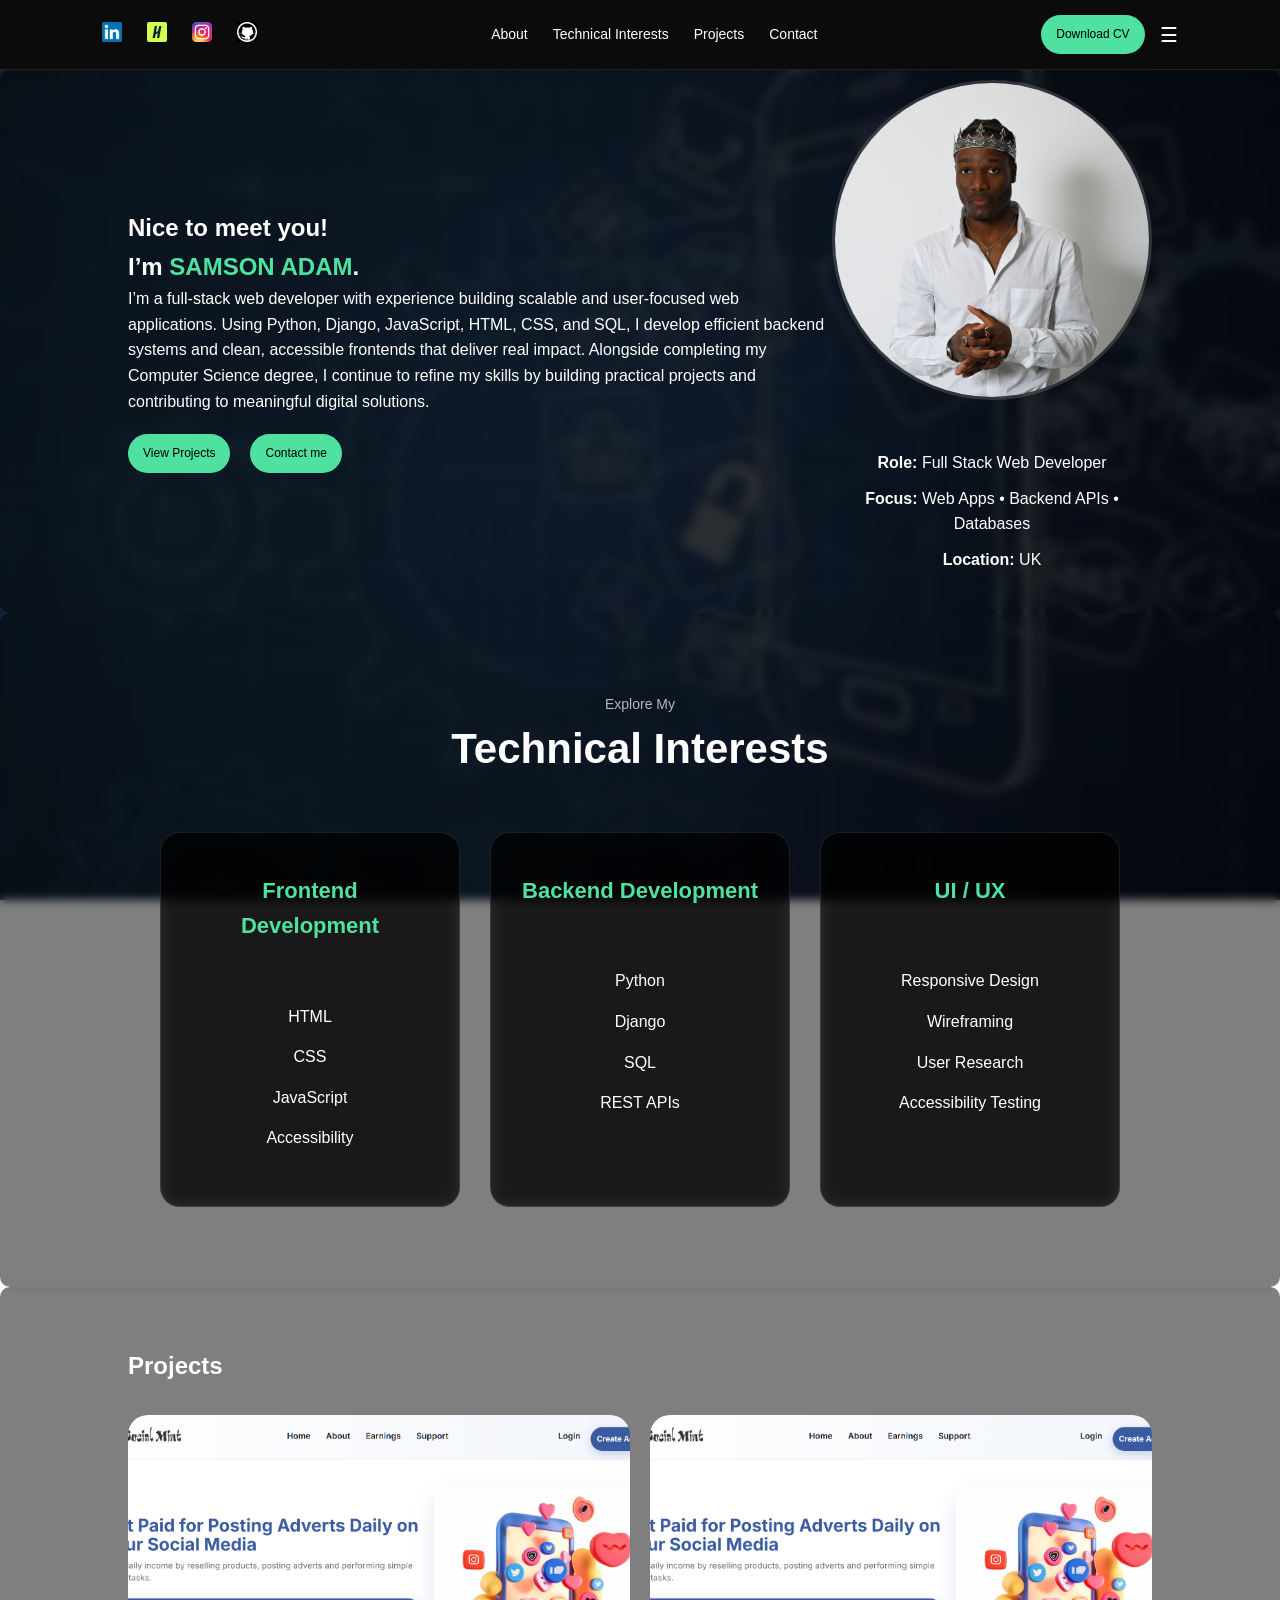
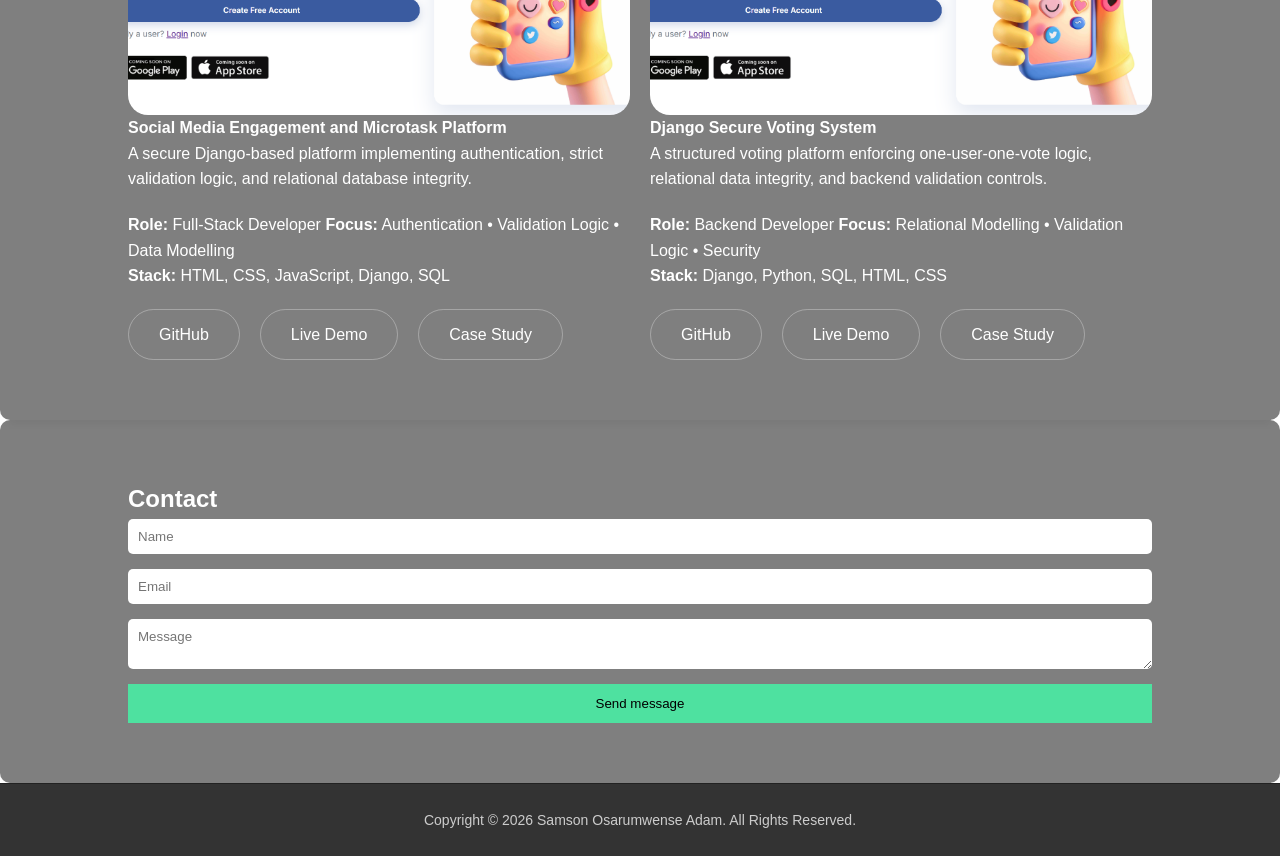
<file: index.html>
<!DOCTYPE html>
<html lang="en">
<head>
  <meta charset="UTF-8" />
  <meta name="viewport" content="width=device-width, initial-scale=1.0"/>
  <title>SAMSON OSARUMWENSE ADAM | Portfolio</title>
  <link rel="stylesheet" href="style.css" />
</head>

<body>

<header class="navbar">
  <div class="nav-left">
    <a href="https://www.linkedin.com/in/samson-adam-41969b33a/" target="_blank">
      <img src="img/LinkedIn.png" alt="LinkedIn profile">
      </a>
    <a href="https://herts.joinhandshake.co.uk/profiles/947651" target="_blank">
      <img src="img/handshake.svg" alt="Handshake profile">
      </a>
    <a href="https://www.instagram.com/elkingsman.xx?igsh=aGJnajRzOTYybTNi&utm_source=qr" target="_blank">
      <img src="img/Instagram.png" alt="Instagram profile">
      </a>
   <a href="https://github.com/Sa22akr" target="_blank">
      <img src="img/github.png" alt="github profile">
      </a>
  </div>

  <nav class="nav">
    <a href="#about">About</a>
    <a href="#TechI">Technical Interests</a>
    <a href="#projects" >Projects</a>
    <a href="#contact">Contact</a>
  </nav>

  <div class="nav-right">
    <a href="Samson Adam CV.pdf" download class="cta">Download CV</a>

    <!-- mobile button -->
    <div class="menu-btn">☰</div>
  </div>
</header>

  <!-- HERO -->
  <section id="about" class="hero">
    <div class="hero-text">
      <h1>Nice to meet you! <br> 
        
        I’m <span>SAMSON ADAM</span>.</h1>
      <p>I’m a full-stack web developer with experience building scalable 
        and user-focused web applications. Using Python, Django, JavaScript, 
        HTML, CSS, and SQL, I develop efficient backend systems and clean, 
        accessible frontends that deliver real impact.

        Alongside completing my Computer Science degree, I continue to refine 
        my skills by building practical projects and contributing to meaningful digital solutions.</p>
      
      <div class="hero-buttons">
       <a href="#projects" class="cta">View Projects</a>
        <a href="#contact" class="cta">Contact me</a>
      </div>

    </div>


    <div class="hero-right">
  <img src="img/profile.JPG" alt="Portrait of HUNCHO EL KINGSMAN" class="profile-img">

  <div class="info-card">
    <p><strong>Role:</strong> Full Stack Web Developer</p>
    <p><strong>Focus:</strong> Web Apps • Backend APIs • Databases</p>
    <p><strong>Location:</strong> UK</p>
  </div>
</div>

  </section>

 <!-- Technical Interest -->
  <section id="TechI" class="experience">
  <p class="section-subtitle">Explore My</p>
  <h2 class="section-title">Technical Interests</h2>

  <div class="experience-container">

    <div class="experience-card">
      <h3>Frontend Development</h3>
      <ul>
        <li>HTML</li>
        <li>CSS</li>
        <li>JavaScript</li>
        <li>Accessibility</li>
      </ul>
    </div>

    <div class="experience-card">
      <h3>Backend Development</h3>
      <ul>
        <li>Python</li>
        <li>Django</li>
        <li>SQL</li>
        <li>REST APIs</li>
      </ul>
    </div>

    <div class="experience-card">
      <h3>UI / UX</h3>
      <ul>
        <li>Responsive Design</li>
        <li>Wireframing</li>
        <li>User Research</li>
        <li>Accessibility Testing</li>
      </ul>
    </div>

  </div>
</section>

  <!-- PROJECTS -->
  <section id="projects" class="projects">
    <h2>Projects</h2>

    <div class="project-grid">

      <div class="card">
        <div class="hero-slider">
         <img src="img/slide1.png" class="slide active">
         <img src="img/slide2.png" class="slide">
          <img src="img/slide3.png" class="slide">
          <img src="img/slide4.png" class="slide">
          <img src="img/slide5.png" class="slide">
          </div>
        <h4>Social Media Engagement and Microtask Platform</h4>

<p class="project-summary">
  A secure Django-based platform implementing authentication, 
  strict validation logic, and relational database integrity.
</p>

<div class="project-meta">
  <span><strong>Role:</strong> Full-Stack Developer</span>
  <span><strong>Focus:</strong> Authentication • Validation Logic • Data Modelling</span>
</div>

<p class="tech-stack">
  <strong>Stack:</strong> HTML, CSS, JavaScript, Django, SQL
</p>

        <div class="project-links">
    <a href="https://github.com/Sa22akr/SocialMint-Website" class="project-btn">GitHub</a>
    <a href="https://socialmint.cc" class="project-btn">Live Demo</a>
    <a href="projects/microtask.html" class="project-btn">Case Study</a>
  </div>
   </div>

      <div class="card">
  <div class="hero-slider">
    <img src="img/slide1.png" class="slide active" alt="Secure Voting screenshot">
    <img src="img/slide2.png" class="slide" alt="Secure Voting screenshot">
    <img src="img/slide3.png" class="slide" alt="Secure Voting screenshot">
    <img src="img/slide4.png" class="slide" alt="Secure Voting screenshot">
    <img src="img/slide5.png" class="slide" alt="Secure Voting screenshot">
  </div>

  <h4>Django Secure Voting System</h4>

  <p class="project-summary">
    A structured voting platform enforcing one-user-one-vote logic,
    relational data integrity, and backend validation controls.
  </p>

  <div class="project-meta">
    <span><strong>Role:</strong> Backend Developer</span>
    <span><strong>Focus:</strong> Relational Modelling • Validation Logic • Security</span>
  </div>

  <p class="tech-stack">
    <strong>Stack:</strong> Django, Python, SQL, HTML, CSS
  </p>

  <div class="project-links">
    <a href="https://github.com/Sa22akr/Djanjo-voting-system" class="project-btn">GitHub</a>
    <a href="#" class="project-btn">Live Demo</a>
    <a href="projects/secure-voting.html" class="project-btn">Case Study</a>
  </div>
</div>



      </div>
    </div>
  </section>

  <!-- CONTACT -->
  <section id="contact" class="contact">
    <h2>Contact</h2>
    <form class="contact-form"
      action="https://formspree.io/f/xojnpynz"
      method="POST">
      <input type="text" name="name" placeholder="Name" required>
      <input type="email" name="email" placeholder="Email" required>
      <textarea name="message" placeholder="Message" required></textarea>
      <button type="submit">Send message</button>
    </form>
  </section>

  <footer class="footer">
  <p>Copyright © <span id="year"></span> Samson Osarumwense Adam. All Rights Reserved.</p>
</footer>

  <script src="script.js"></script>
</body>
</html>
</file>
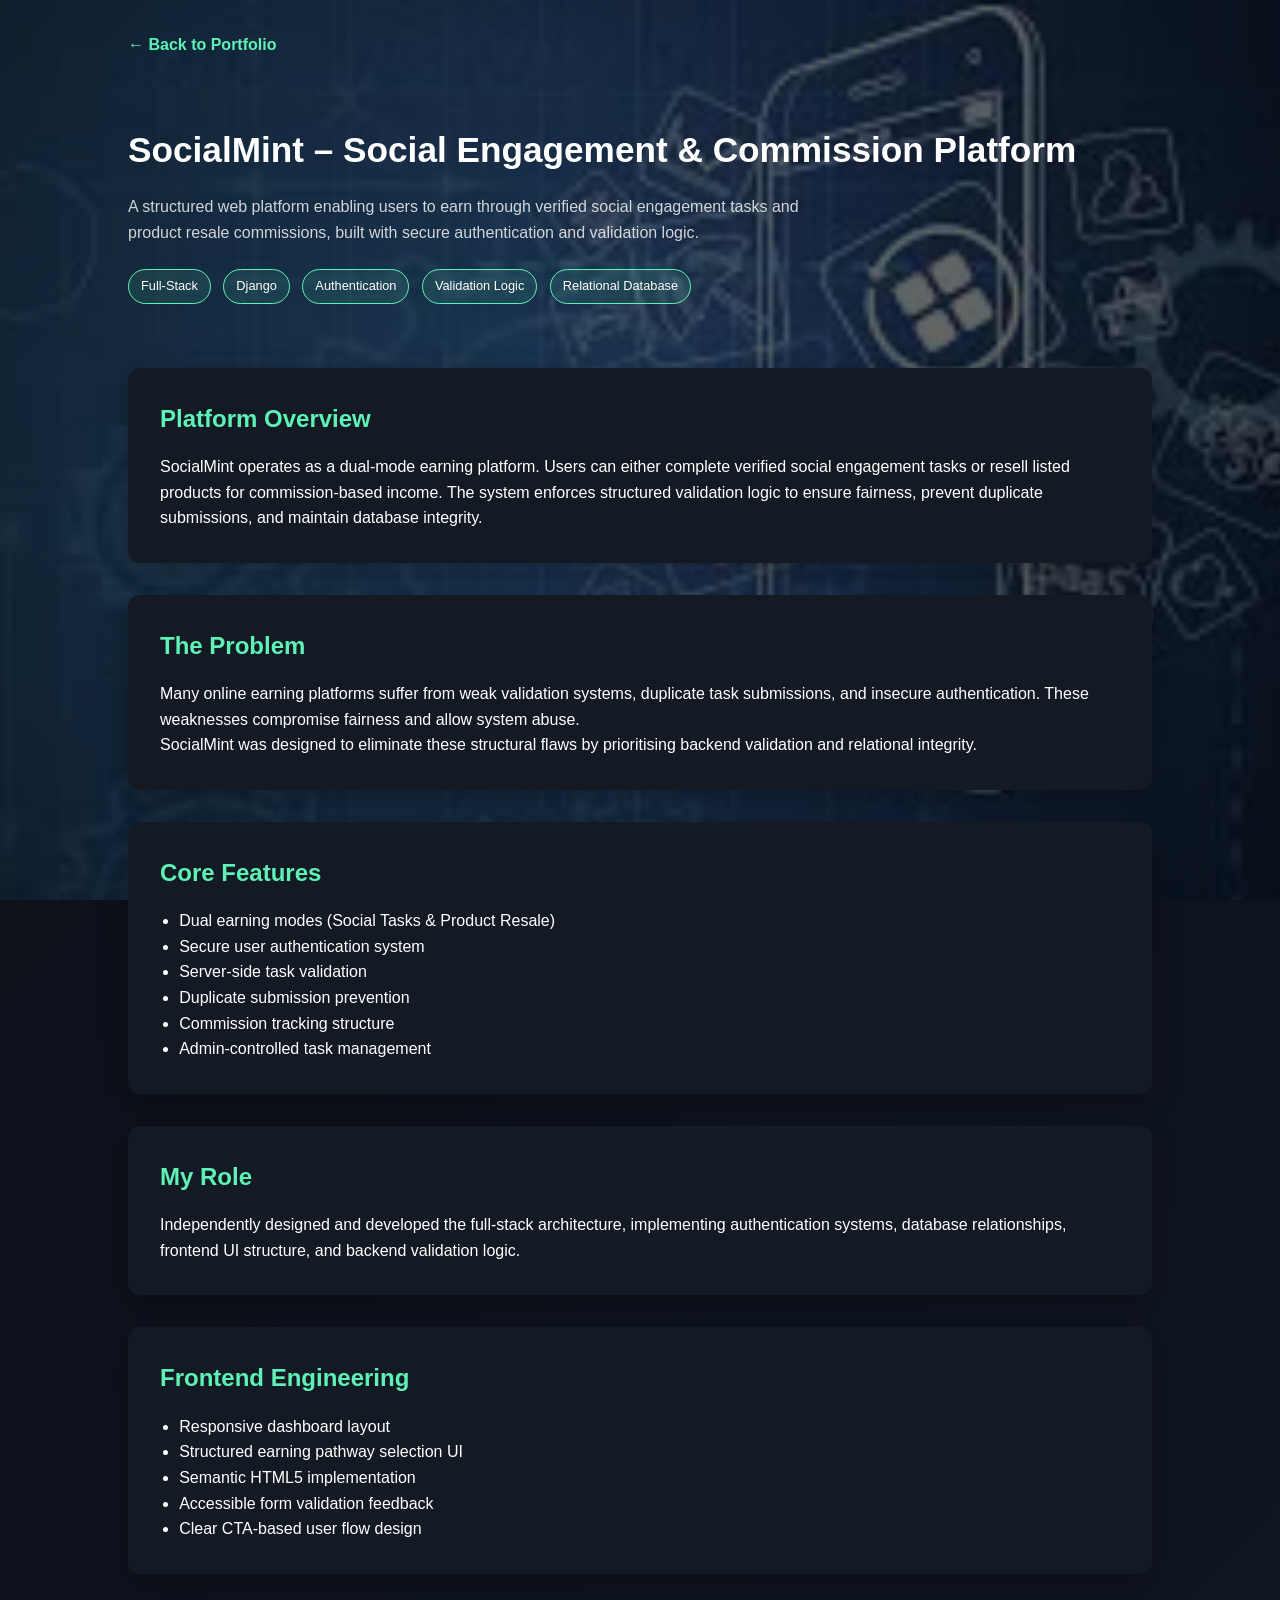
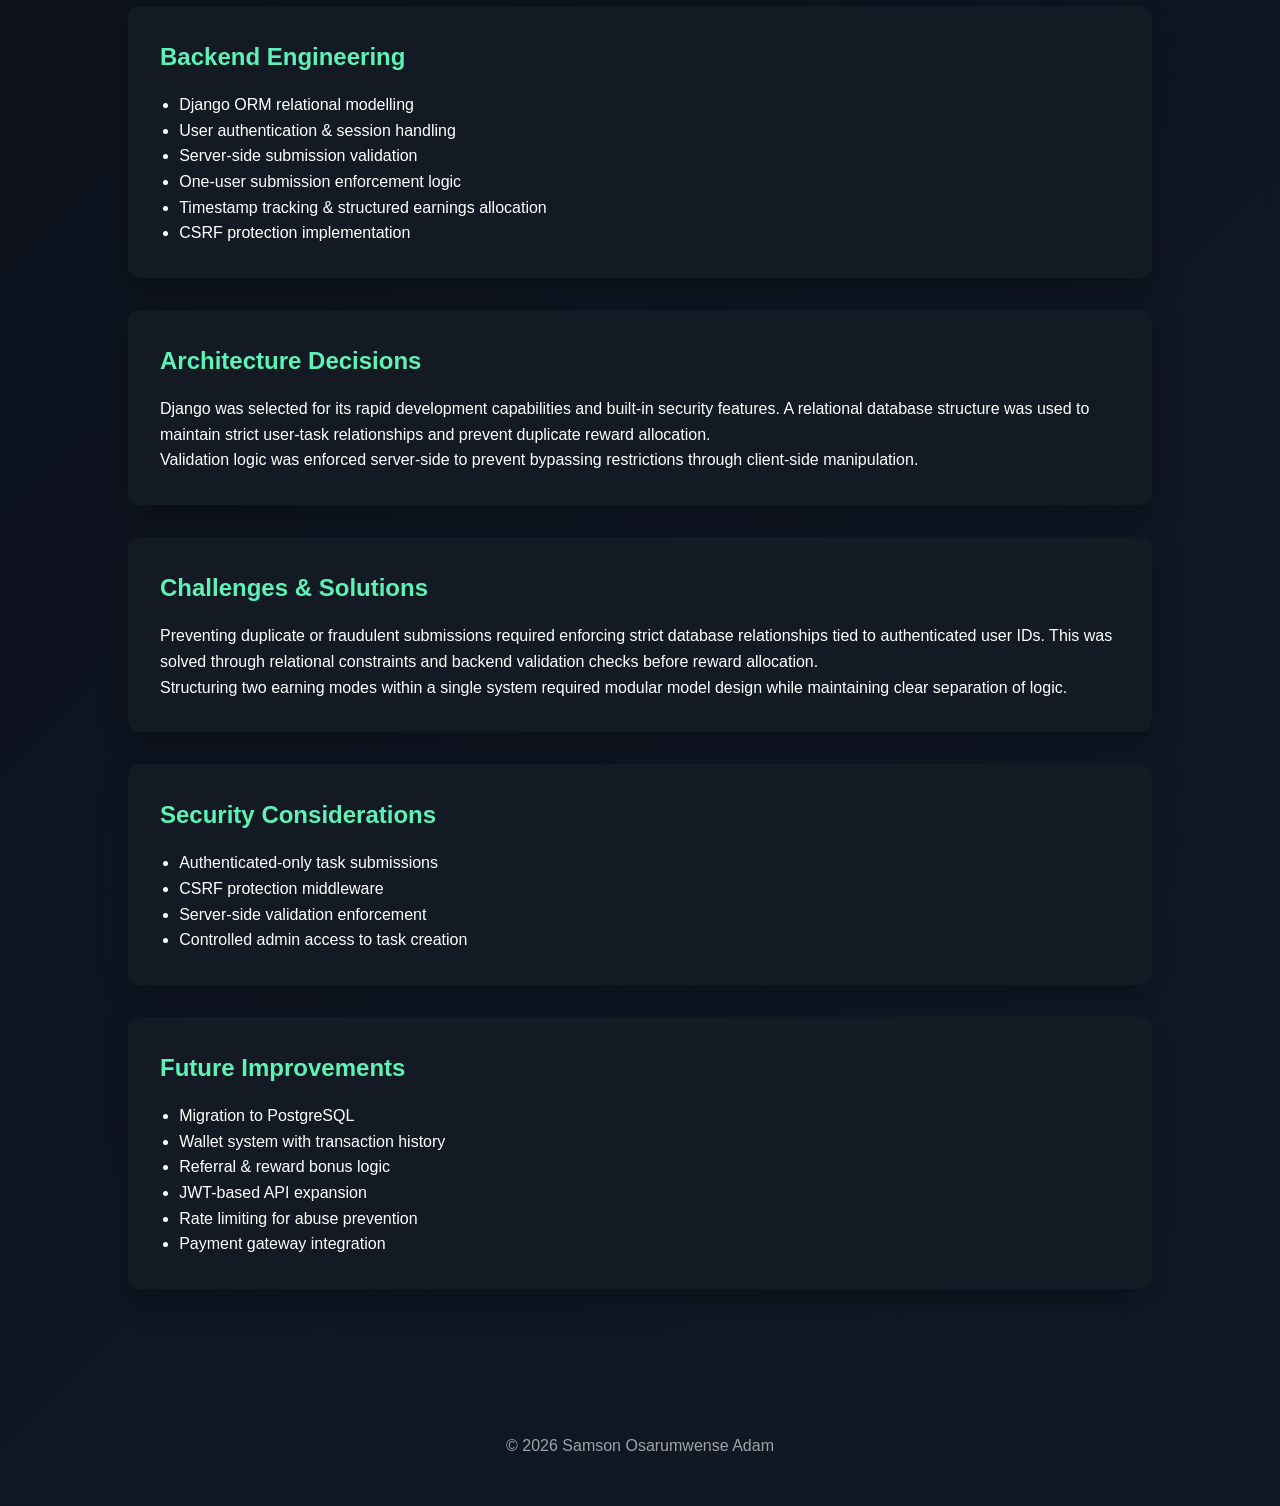
<file: projects/microtask.html>
<!DOCTYPE html>
<html lang="en">
<head>
  <meta charset="UTF-8">
  <meta name="viewport" content="width=device-width, initial-scale=1.0">
  <title>SocialMint | Case Study</title>
  <link rel="stylesheet" href="../style.css">
</head>

<body class="case-body">

<header class="case-header">
  <a href="../index.html" class="back-link">← Back to Portfolio</a>
</header>

<!-- HERO -->
<section class="case-hero">
  <h1>SocialMint – Social Engagement & Commission Platform</h1>
  <p class="case-tagline">
    A structured web platform enabling users to earn through verified social
    engagement tasks and product resale commissions, built with secure
    authentication and validation logic.
  </p>

  <div class="case-badges">
    <span>Full-Stack</span>
    <span>Django</span>
    <span>Authentication</span>
    <span>Validation Logic</span>
    <span>Relational Database</span>
  </div>
</section>

<div class="case-container">

  <!-- OVERVIEW -->
  <section class="case-card">
    <h2>Platform Overview</h2>
    <p>
      SocialMint operates as a dual-mode earning platform. Users can either
      complete verified social engagement tasks or resell listed products
      for commission-based income. The system enforces structured validation
      logic to ensure fairness, prevent duplicate submissions, and maintain
      database integrity.
    </p>
  </section>

  <!-- PROBLEM -->
  <section class="case-card">
    <h2>The Problem</h2>
    <p>
      Many online earning platforms suffer from weak validation systems,
      duplicate task submissions, and insecure authentication. These
      weaknesses compromise fairness and allow system abuse.
    </p>
    <p>
      SocialMint was designed to eliminate these structural flaws by
      prioritising backend validation and relational integrity.
    </p>
  </section>

  <!-- CORE FEATURES -->
  <section class="case-card">
    <h2>Core Features</h2>
    <ul>
      <li>Dual earning modes (Social Tasks & Product Resale)</li>
      <li>Secure user authentication system</li>
      <li>Server-side task validation</li>
      <li>Duplicate submission prevention</li>
      <li>Commission tracking structure</li>
      <li>Admin-controlled task management</li>
    </ul>
  </section>

  <!-- ROLE -->
  <section class="case-card">
    <h2>My Role</h2>
    <p>
      Independently designed and developed the full-stack architecture,
      implementing authentication systems, database relationships,
      frontend UI structure, and backend validation logic.
    </p>
  </section>

  <!-- FRONTEND -->
  <section class="case-card">
    <h2>Frontend Engineering</h2>
    <ul>
      <li>Responsive dashboard layout</li>
      <li>Structured earning pathway selection UI</li>
      <li>Semantic HTML5 implementation</li>
      <li>Accessible form validation feedback</li>
      <li>Clear CTA-based user flow design</li>
    </ul>
  </section>

  <!-- BACKEND -->
  <section class="case-card">
    <h2>Backend Engineering</h2>
    <ul>
      <li>Django ORM relational modelling</li>
      <li>User authentication & session handling</li>
      <li>Server-side submission validation</li>
      <li>One-user submission enforcement logic</li>
      <li>Timestamp tracking & structured earnings allocation</li>
      <li>CSRF protection implementation</li>
    </ul>
  </section>

  <!-- ARCHITECTURE -->
  <section class="case-card">
    <h2>Architecture Decisions</h2>
    <p>
      Django was selected for its rapid development capabilities and
      built-in security features. A relational database structure was used
      to maintain strict user-task relationships and prevent duplicate
      reward allocation.
    </p>
    <p>
      Validation logic was enforced server-side to prevent bypassing
      restrictions through client-side manipulation.
    </p>
  </section>

  <!-- CHALLENGES -->
  <section class="case-card">
    <h2>Challenges & Solutions</h2>
    <p>
      Preventing duplicate or fraudulent submissions required enforcing
      strict database relationships tied to authenticated user IDs.
      This was solved through relational constraints and backend validation
      checks before reward allocation.
    </p>
    <p>
      Structuring two earning modes within a single system required
      modular model design while maintaining clear separation of logic.
    </p>
  </section>

  <!-- SECURITY -->
  <section class="case-card">
    <h2>Security Considerations</h2>
    <ul>
      <li>Authenticated-only task submissions</li>
      <li>CSRF protection middleware</li>
      <li>Server-side validation enforcement</li>
      <li>Controlled admin access to task creation</li>
    </ul>
  </section>

  <!-- FUTURE -->
  <section class="case-card">
    <h2>Future Improvements</h2>
    <ul>
      <li>Migration to PostgreSQL</li>
      <li>Wallet system with transaction history</li>
      <li>Referral & reward bonus logic</li>
      <li>JWT-based API expansion</li>
      <li>Rate limiting for abuse prevention</li>
      <li>Payment gateway integration</li>
    </ul>
  </section>

</div>

<footer class="case-footer">
  <p>© <span id="year"></span> Samson Osarumwense Adam</p>
</footer>

<script>
  document.getElementById("year").textContent = new Date().getFullYear();
</script>

</body>
</html>
</file>
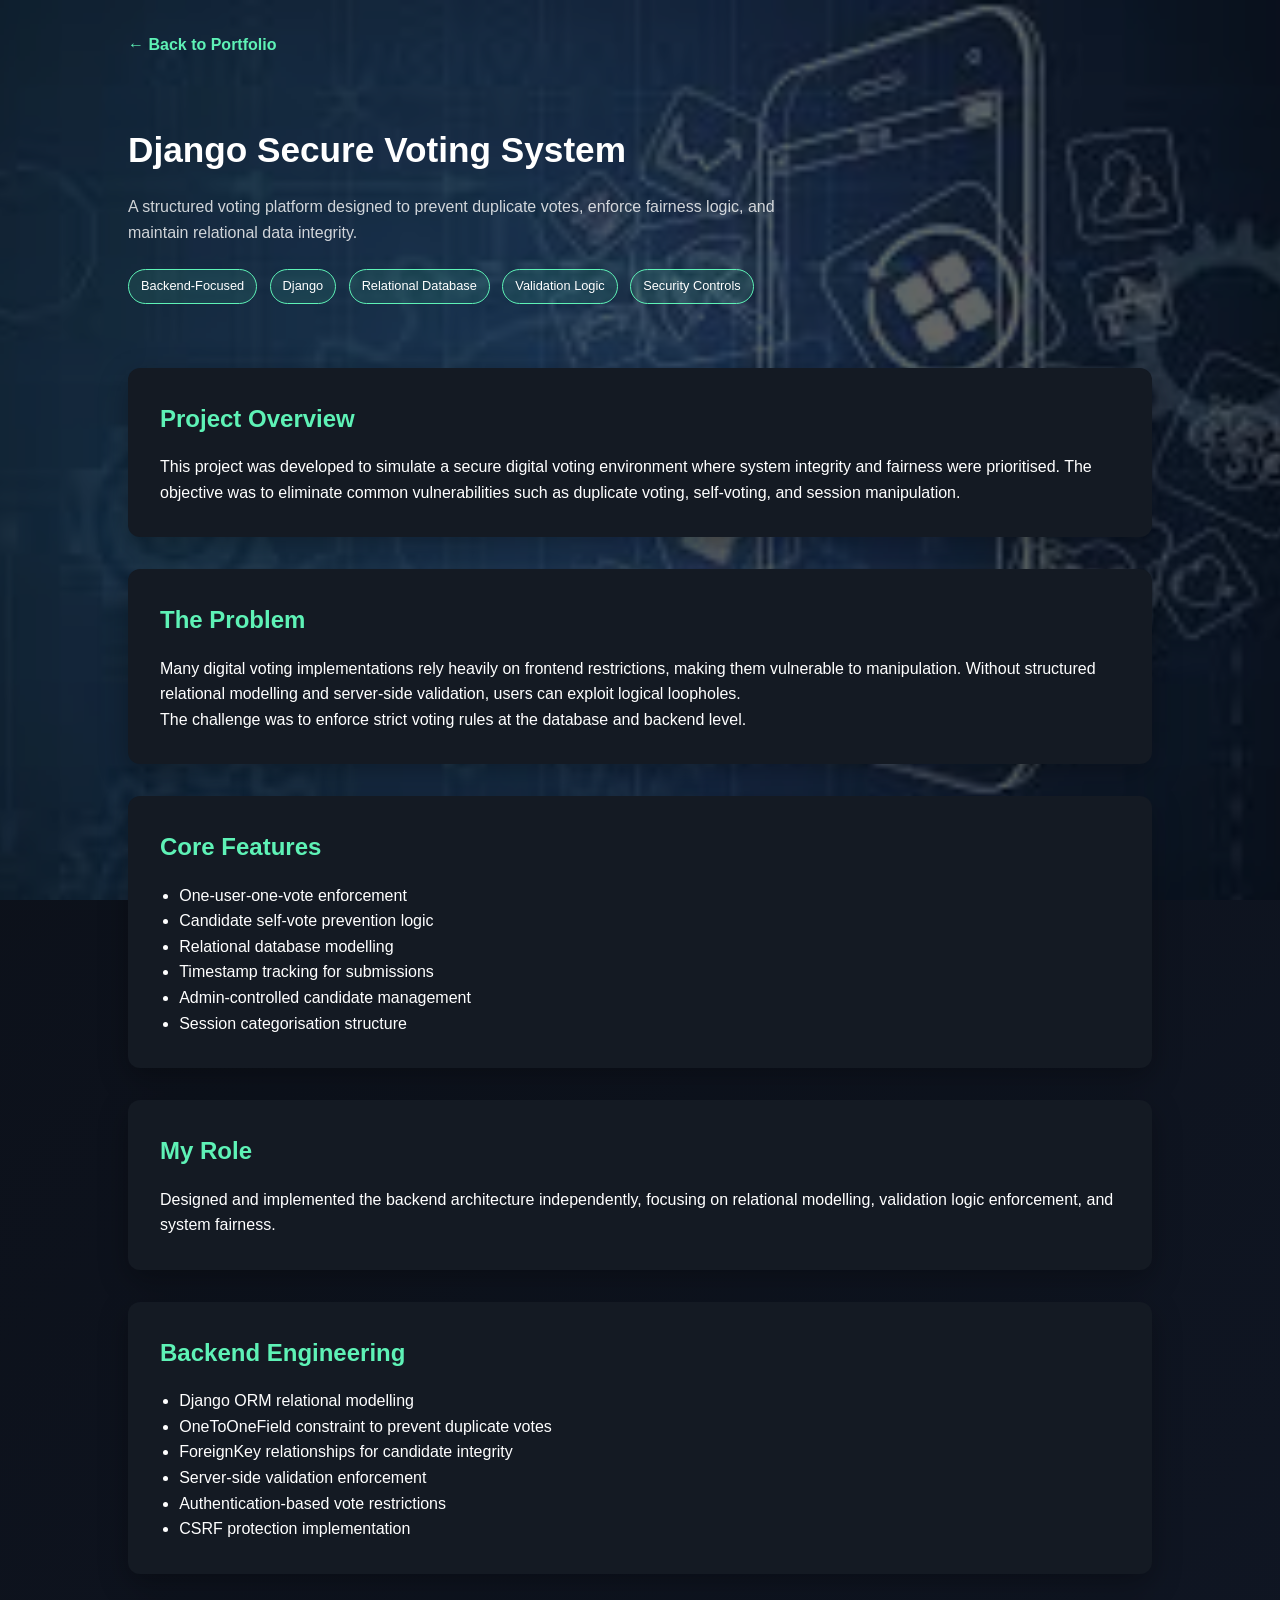
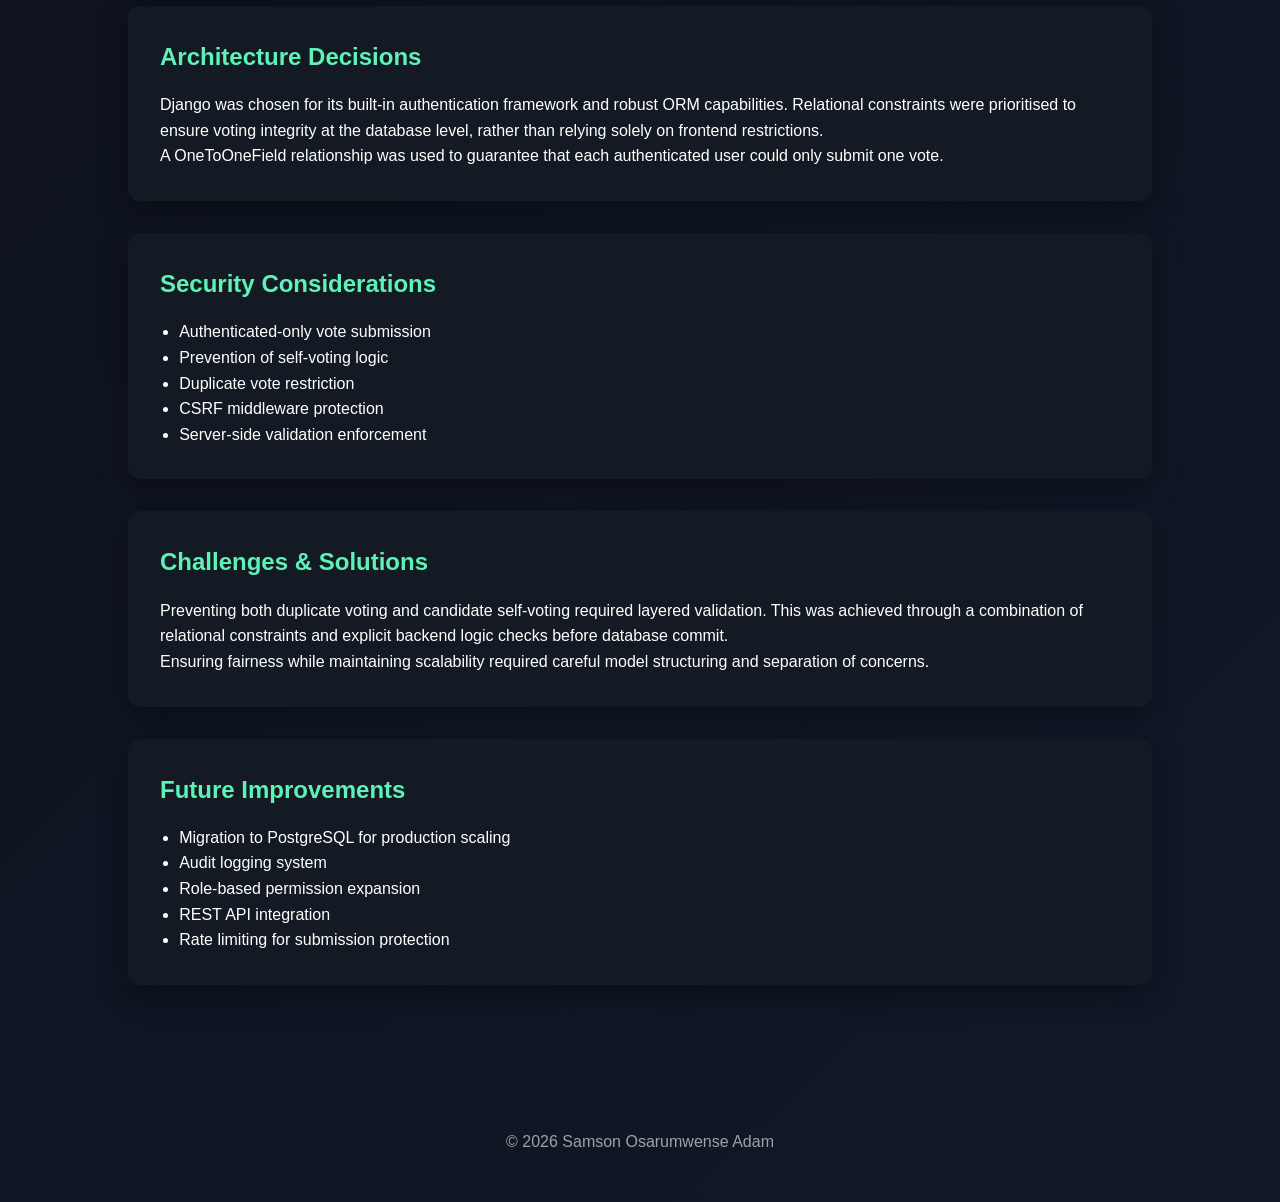
<file: projects/secure-voting.html>
<!DOCTYPE html>
<html lang="en">
<head>
  <meta charset="UTF-8">
  <meta name="viewport" content="width=device-width, initial-scale=1.0">
  <title>Secure Voting System | Case Study</title>
  <link rel="stylesheet" href="../style.css">
</head>

<body class="case-body">

<header class="case-header">
  <a href="../index.html" class="back-link">← Back to Portfolio</a>
</header>

<!-- HERO -->
<section class="case-hero">
  <h1>Django Secure Voting System</h1>
  <p class="case-tagline">
    A structured voting platform designed to prevent duplicate votes,
    enforce fairness logic, and maintain relational data integrity.
  </p>

  <div class="case-badges">
    <span>Backend-Focused</span>
    <span>Django</span>
    <span>Relational Database</span>
    <span>Validation Logic</span>
    <span>Security Controls</span>
  </div>
</section>

<div class="case-container">

  <!-- OVERVIEW -->
  <section class="case-card">
    <h2>Project Overview</h2>
    <p>
      This project was developed to simulate a secure digital voting
      environment where system integrity and fairness were prioritised.
      The objective was to eliminate common vulnerabilities such as
      duplicate voting, self-voting, and session manipulation.
    </p>
  </section>

  <!-- PROBLEM -->
  <section class="case-card">
    <h2>The Problem</h2>
    <p>
      Many digital voting implementations rely heavily on frontend
      restrictions, making them vulnerable to manipulation. Without
      structured relational modelling and server-side validation,
      users can exploit logical loopholes.
    </p>
    <p>
      The challenge was to enforce strict voting rules at the database
      and backend level.
    </p>
  </section>

  <!-- CORE FEATURES -->
  <section class="case-card">
    <h2>Core Features</h2>
    <ul>
      <li>One-user-one-vote enforcement</li>
      <li>Candidate self-vote prevention logic</li>
      <li>Relational database modelling</li>
      <li>Timestamp tracking for submissions</li>
      <li>Admin-controlled candidate management</li>
      <li>Session categorisation structure</li>
    </ul>
  </section>

  <!-- ROLE -->
  <section class="case-card">
    <h2>My Role</h2>
    <p>
      Designed and implemented the backend architecture independently,
      focusing on relational modelling, validation logic enforcement,
      and system fairness.
    </p>
  </section>

  <!-- BACKEND ENGINEERING -->
  <section class="case-card">
    <h2>Backend Engineering</h2>
    <ul>
      <li>Django ORM relational modelling</li>
      <li>OneToOneField constraint to prevent duplicate votes</li>
      <li>ForeignKey relationships for candidate integrity</li>
      <li>Server-side validation enforcement</li>
      <li>Authentication-based vote restrictions</li>
      <li>CSRF protection implementation</li>
    </ul>
  </section>

  <!-- ARCHITECTURE -->
  <section class="case-card">
    <h2>Architecture Decisions</h2>
    <p>
      Django was chosen for its built-in authentication framework
      and robust ORM capabilities. Relational constraints were
      prioritised to ensure voting integrity at the database level,
      rather than relying solely on frontend restrictions.
    </p>
    <p>
      A OneToOneField relationship was used to guarantee that each
      authenticated user could only submit one vote.
    </p>
  </section>

  <!-- SECURITY -->
  <section class="case-card">
    <h2>Security Considerations</h2>
    <ul>
      <li>Authenticated-only vote submission</li>
      <li>Prevention of self-voting logic</li>
      <li>Duplicate vote restriction</li>
      <li>CSRF middleware protection</li>
      <li>Server-side validation enforcement</li>
    </ul>
  </section>

  <!-- CHALLENGES -->
  <section class="case-card">
    <h2>Challenges & Solutions</h2>
    <p>
      Preventing both duplicate voting and candidate self-voting
      required layered validation. This was achieved through a
      combination of relational constraints and explicit backend
      logic checks before database commit.
    </p>
    <p>
      Ensuring fairness while maintaining scalability required
      careful model structuring and separation of concerns.
    </p>
  </section>

  <!-- FUTURE -->
  <section class="case-card">
    <h2>Future Improvements</h2>
    <ul>
      <li>Migration to PostgreSQL for production scaling</li>
      <li>Audit logging system</li>
      <li>Role-based permission expansion</li>
      <li>REST API integration</li>
      <li>Rate limiting for submission protection</li>
    </ul>
  </section>

</div>

<footer class="case-footer">
  <p>© <span id="year"></span> Samson Osarumwense Adam</p>
</footer>

<script>
  document.getElementById("year").textContent = new Date().getFullYear();
</script>

</body>
</html>
</file>
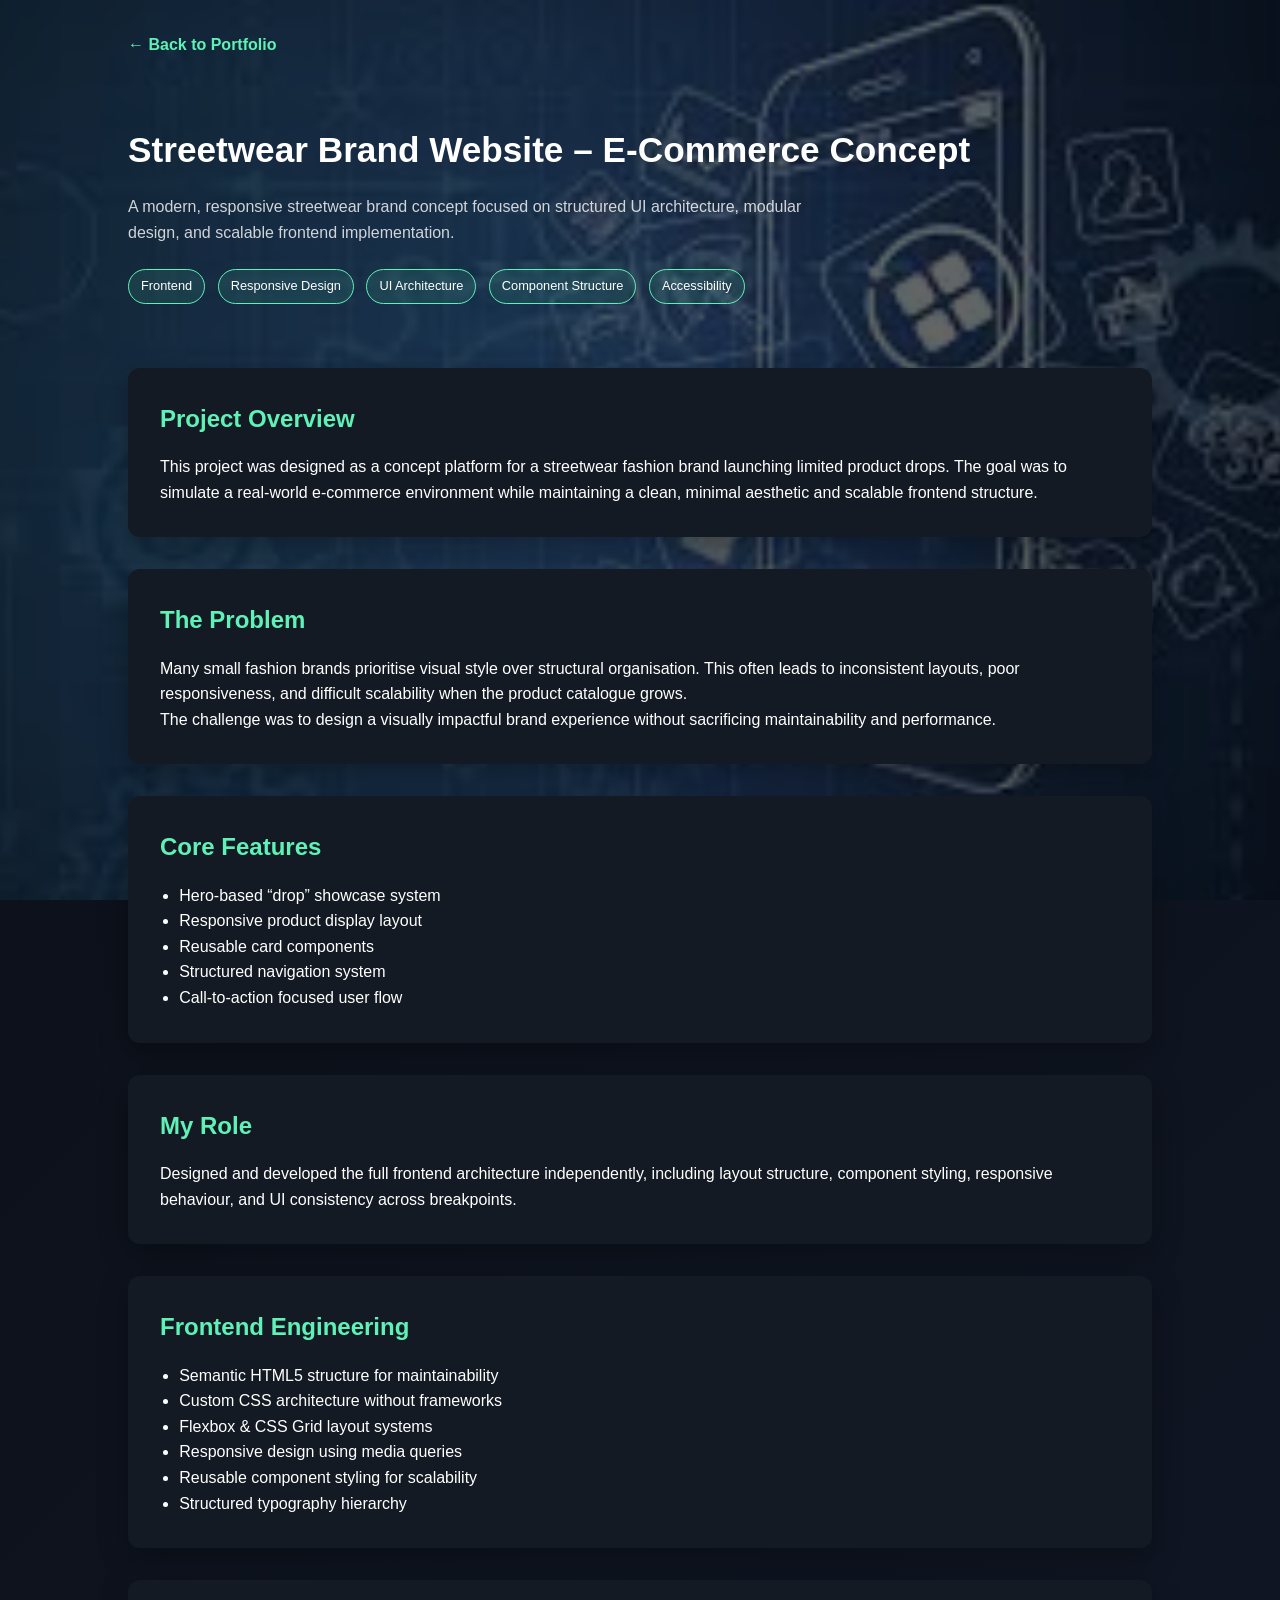
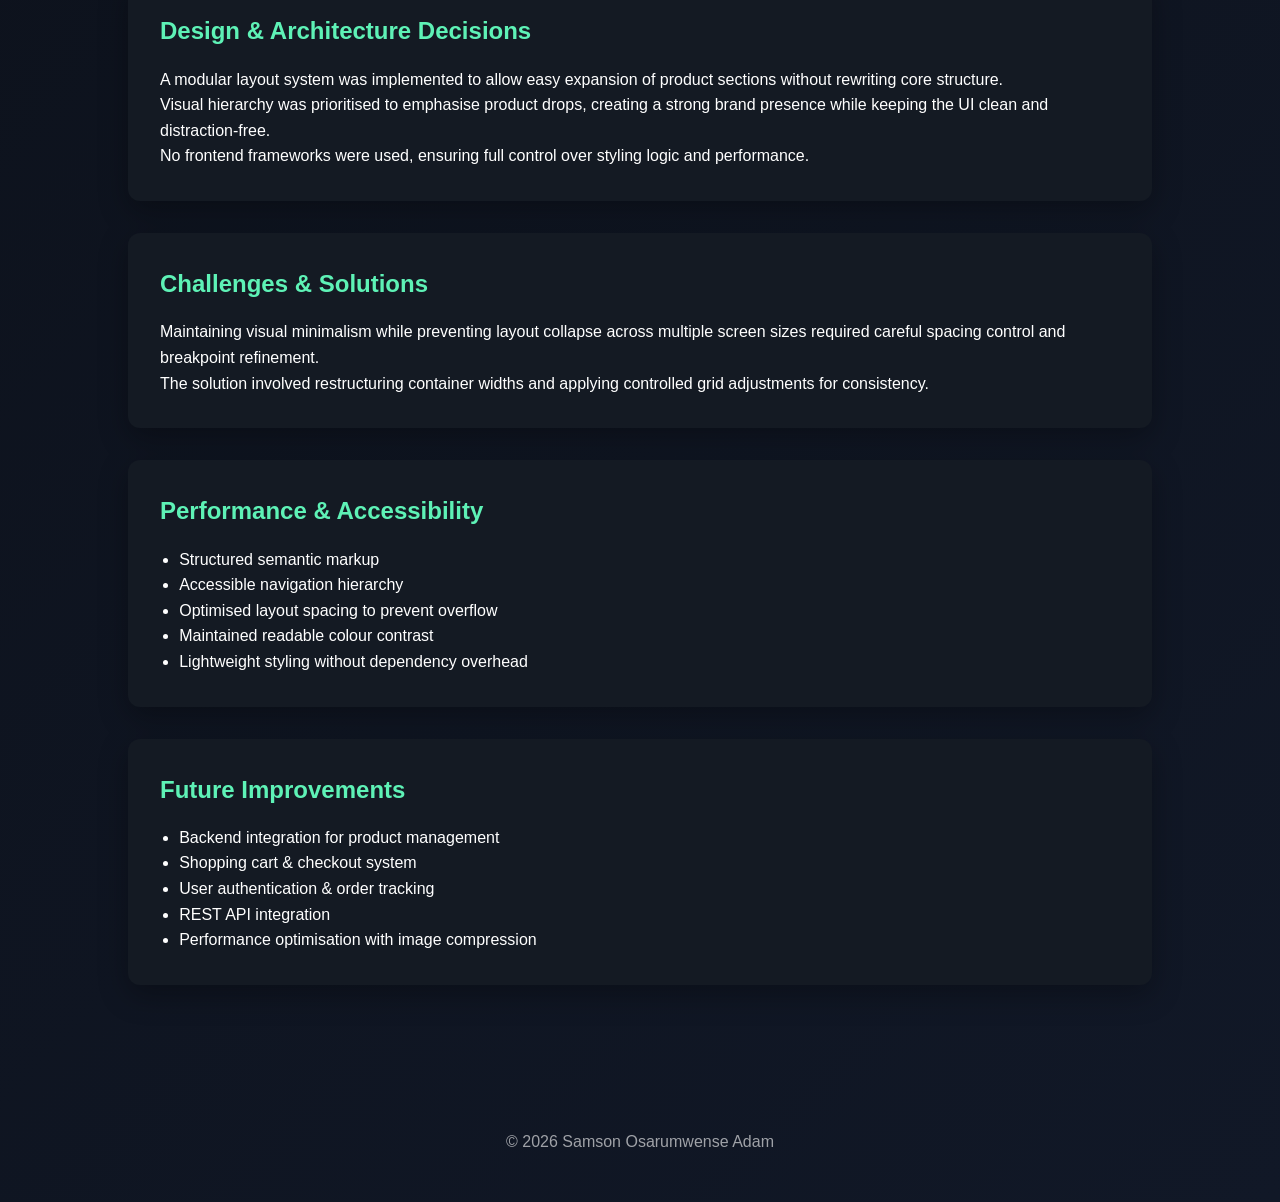
<file: projects/streetwear.html>
<!DOCTYPE html>
<html lang="en">
<head>
  <meta charset="UTF-8">
  <meta name="viewport" content="width=device-width, initial-scale=1.0">
  <title>Streetwear Brand Website | Case Study</title>
  <link rel="stylesheet" href="../style.css">
</head>

<body class="case-body">

<header class="case-header">
  <a href="../index.html" class="back-link">← Back to Portfolio</a>
</header>

<!-- HERO -->
<section class="case-hero">
  <h1>Streetwear Brand Website – E-Commerce Concept</h1>
  <p class="case-tagline">
    A modern, responsive streetwear brand concept focused on structured UI
    architecture, modular design, and scalable frontend implementation.
  </p>

  <div class="case-badges">
    <span>Frontend</span>
    <span>Responsive Design</span>
    <span>UI Architecture</span>
    <span>Component Structure</span>
    <span>Accessibility</span>
  </div>
</section>

<div class="case-container">

  <!-- OVERVIEW -->
  <section class="case-card">
    <h2>Project Overview</h2>
    <p>
      This project was designed as a concept platform for a streetwear
      fashion brand launching limited product drops. The goal was to
      simulate a real-world e-commerce environment while maintaining a
      clean, minimal aesthetic and scalable frontend structure.
    </p>
  </section>

  <!-- PROBLEM -->
  <section class="case-card">
    <h2>The Problem</h2>
    <p>
      Many small fashion brands prioritise visual style over structural
      organisation. This often leads to inconsistent layouts, poor
      responsiveness, and difficult scalability when the product catalogue
      grows.
    </p>
    <p>
      The challenge was to design a visually impactful brand experience
      without sacrificing maintainability and performance.
    </p>
  </section>

  <!-- CORE FEATURES -->
  <section class="case-card">
    <h2>Core Features</h2>
    <ul>
      <li>Hero-based “drop” showcase system</li>
      <li>Responsive product display layout</li>
      <li>Reusable card components</li>
      <li>Structured navigation system</li>
      <li>Call-to-action focused user flow</li>
    </ul>
  </section>

  <!-- ROLE -->
  <section class="case-card">
    <h2>My Role</h2>
    <p>
      Designed and developed the full frontend architecture independently,
      including layout structure, component styling, responsive behaviour,
      and UI consistency across breakpoints.
    </p>
  </section>

  <!-- FRONTEND ENGINEERING -->
  <section class="case-card">
    <h2>Frontend Engineering</h2>
    <ul>
      <li>Semantic HTML5 structure for maintainability</li>
      <li>Custom CSS architecture without frameworks</li>
      <li>Flexbox & CSS Grid layout systems</li>
      <li>Responsive design using media queries</li>
      <li>Reusable component styling for scalability</li>
      <li>Structured typography hierarchy</li>
    </ul>
  </section>

  <!-- DESIGN DECISIONS -->
  <section class="case-card">
    <h2>Design & Architecture Decisions</h2>
    <p>
      A modular layout system was implemented to allow easy expansion
      of product sections without rewriting core structure.
    </p>
    <p>
      Visual hierarchy was prioritised to emphasise product drops,
      creating a strong brand presence while keeping the UI clean
      and distraction-free.
    </p>
    <p>
      No frontend frameworks were used, ensuring full control over
      styling logic and performance.
    </p>
  </section>

  <!-- CHALLENGES -->
  <section class="case-card">
    <h2>Challenges & Solutions</h2>
    <p>
      Maintaining visual minimalism while preventing layout collapse
      across multiple screen sizes required careful spacing control
      and breakpoint refinement.
    </p>
    <p>
      The solution involved restructuring container widths and
      applying controlled grid adjustments for consistency.
    </p>
  </section>

  <!-- PERFORMANCE & ACCESSIBILITY -->
  <section class="case-card">
    <h2>Performance & Accessibility</h2>
    <ul>
      <li>Structured semantic markup</li>
      <li>Accessible navigation hierarchy</li>
      <li>Optimised layout spacing to prevent overflow</li>
      <li>Maintained readable colour contrast</li>
      <li>Lightweight styling without dependency overhead</li>
    </ul>
  </section>

  <!-- FUTURE -->
  <section class="case-card">
    <h2>Future Improvements</h2>
    <ul>
      <li>Backend integration for product management</li>
      <li>Shopping cart & checkout system</li>
      <li>User authentication & order tracking</li>
      <li>REST API integration</li>
      <li>Performance optimisation with image compression</li>
    </ul>
  </section>

</div>

<footer class="case-footer">
  <p>© <span id="year"></span> Samson Osarumwense Adam</p>
</footer>

<script>
  document.getElementById("year").textContent = new Date().getFullYear();
</script>

</body>
</html>
</file>
<file: style.css>
* {
  margin: 0;
  padding: 0;
  box-sizing: border-box;
  font-family: Arial, Helvetica, sans-serif;
}

.navbar {
  position: sticky;
  top: 0;
  z-index: 1000;
  background: #0b0b0b;
  color: white;
  display: flex;
  align-items: center;
  justify-content: space-between;
  padding: 15px 8%;
  border-bottom: 1px solid #222;
}

.logo {
  font-weight: bold;
  font-size: 18px;
}

.nav {
  display: flex;
  gap: 25px;
}

.nav a {
  color: white;
  text-decoration: none;
  font-size: 14px;
}

.nav-left a {
  margin-right: 10px;
  font-size: 12px;
  text-decoration: none;
  color: white;
}
.nav-left {
  display: flex;
  align-items: center;
  gap: 15px;
}

.nav-left a img {
  width: 20px;
  height: 20px;
  object-fit: contain;
}

.nav-left a {
  font-size: 20px;
}


.nav-right {
  display: flex;
  align-items: center;
  gap: 15px;
}

.cta {
  background: #4ee1a0;
  border: none;
  padding: 10px 15px;
  border-radius: 20px;
  cursor: pointer;
  font-size: 12px;
  text-decoration: none;
  color: black;
}

/* hide mobile button on desktop */
.menu-btn {
  font-size: 20px;
  cursor: pointer;
}

/*MOBILE */
@media (max-width: 900px) {
  .nav {
    position: absolute;
    top: 70px;
    right: 0;
    background: #111;
    flex-direction: column;
    width: 200px;
    padding: 20px;
    display: none;
  }

  .nav.open {
    display: flex;
  }

  .menu-btn {
    display: block;
  }
}

body {
  position: relative;
  color: white;
  line-height: 1.6;
}


body::before {
  content: "";
  position: fixed;
  inset: 0;
  background: url("img/bg.jfif") center/cover no-repeat;
  z-index: -2;
}

body::after {
  content: "";
  position: fixed;
  inset: 0;
  background: rgba(0, 0, 0, 0.6); /* darkness level */
  z-index: -1;
}

.hero, .experience, .projects, .contact {
  background: rgba(0,0,0,0.5);
  backdrop-filter: blur(5px);
  border-radius: 10px;
}

/* HERO */
.hero {
  display: flex;
  justify-content: space-between;
  align-items: center;
  padding: 10px 10%;
}

.hero-buttons {
  display: flex;
  gap: 20px;   /* change this number to increase/decrease space */
  margin-top: 20px;
  text-align: center;
  align-items: center;
}


.hero span {
  color: #4ee1a0;
}

/* ===============================
   PROJECT SLIDESHOW
================================= */

.hero-slider {
  position: relative;
  width: 100%;
  height: 300px; /* choose ONE height */
  overflow: hidden;
  border-radius: 20px;
}



.hero-slider .slide {
  position: absolute;
  width: 100%;
  height: 100%;
  object-fit: cover;  /* shows full image */
  background: #ffffff00;  
  opacity: 0;
  transition: opacity 0.8s ease-in-out;
}

.hero-slider .slide.active {
  opacity: 1;
}

/* RIGHT SIDE HERO */
.hero-right {
  display: flex;
  flex-direction: column;
  align-items: center;
  gap: 20px;
}

/* ROUND IMAGE */
.profile-img {
  width: 320px;
  height: 320px;
  object-fit: cover;
  border-radius: 50%;
  border: 3px solid rgba(255,255,255,0.15);
}

/* INFO CARD */
.info-card {
  width: 100%;
  max-width: 420px;
  padding: 20px;
  border-radius: 16px;

  

  border: none;   /* ← remove the outline */

  text-align: center;
}


.info-card p {
  margin: 10px 0;
}



.btn {
  display: inline-block;
  margin-top: 20px;
  color: #4ee1a0;
  text-decoration: none;
  border-bottom: 2px solid #4ee1a0;
}

/* ===============================
   TECHNICAL INTERESTS / EXPERIENCE
================================= */

.experience {
  padding: 80px 10%;
  text-align: center;
}

.section-subtitle {
  font-size: 14px;
  opacity: 0.7;
}

.section-title {
  font-size: 42px;
  margin-bottom: 50px;
}

.experience-container {
  display: flex;
  justify-content: center;
  gap: 30px;
  flex-wrap: wrap;
}

.experience-card {
  background: rgba(0,0,0,0.6);
  backdrop-filter: blur(8px);
  border-radius: 20px;
  padding: 40px 30px;
  width: 300px;
  border: 1px solid rgba(255,255,255,0.1);
  transition: 0.3s ease;
}

.experience-card:hover {
  transform: translateY(-8px);
  border-color: #4ee1a0;
}

.experience-card h3 {
  margin-bottom: 60px;
  font-size: 22px;
  color: #4ee1a0;
}

.experience-card ul {
  list-style: none;
}

.experience-card li {
  margin: 15px 0;
  font-size: 16px;
}

/* PROJECTS */
.projects {
  padding: 60px 10%;
}

.project-grid {
  display: grid;
  grid-template-columns: repeat(auto-fit, minmax(250px, 1fr));
  gap: 20px;
  margin-top: 30px;
}

.card img {
  width: 100%;
  border-radius: 10px;
}

.card p {
  margin-bottom: 20px;
}

/* CONTACT */
.contact {
  padding: 60px 10%;
}

.contact form {
  display: flex;
  flex-direction: column;
  gap: 15px;
}

input, textarea {
  padding: 10px;
  border: none;
  border-radius: 5px;
}

button {
  background: #4ee1a0;
  padding: 12px;
  border: none;
  cursor: pointer;
}

@media (max-width: 900px) {
  .hero {
    flex-direction: column;
    text-align: center;
    gap: 30px;
  }
}

/* CENTER HERO TEXT ON MOBILE */
@media (max-width: 900px) {
  .hero-text {
    text-align: center;
    align-items: center;
  }
}

/* MOBILE: center hero buttons */
@media (max-width: 900px) {
  .hero-buttons {
    display: flex;
    justify-content: center;
    gap: 15px;
  }
}


/* ===============================
   PROJECT BUTTONS
================================= */

.project-links {
  display: flex;
  justify-content: flex-start; /* aligns left */
  gap: 20px;
  width: 100%;
}

.project-btn {
  padding: 12px 30px;
  border-radius: 40px;
  border: 1px solid rgba(255,255,255,0.3);
  text-decoration: none;
  color: white;
  font-weight: 500;
  transition: 0.3s ease;
}

.project-btn:hover {
  background: #4ee1a0;
  color: black;
  border-color: #4ee1a0;
  transform: translateY(-3px);
}


/* ===============================
   CASE STUDY
================================= */


.case-body {
  background: linear-gradient(135deg, #0b0f17, #111827);
  color: #ffffff;
  font-family: 'Inter', sans-serif;
  margin: 0;
}

.case-header {
  padding: 2rem 10%;
}

.back-link {
  text-decoration: none;
  color: #5ef2b6;
  font-weight: 600;
}

.case-hero {
  padding: 2rem 10% 4rem 10%;
}

.case-hero h1 {
  font-size: 2.2rem;
  margin-bottom: 1rem;
}

.case-tagline {
  max-width: 700px;
  opacity: 0.8;
  margin-bottom: 1.5rem;
}

.case-badges span {
  display: inline-block;
  background: rgba(94, 242, 182, 0.1);
  border: 1px solid #5ef2b6;
  padding: 6px 12px;
  margin-right: 8px;
  border-radius: 20px;
  font-size: 0.8rem;
}

.case-container {
  padding: 0 10% 4rem 10%;
}

.case-card {
  background: #141a23;
  padding: 2rem;
  margin-bottom: 2rem;
  border-radius: 12px;
  box-shadow: 0 10px 30px rgba(0,0,0,0.3);
  transition: transform 0.3s ease;
}

.case-card:hover {
  transform: translateY(-5px);
}

.case-card h2 {
  margin-bottom: 1rem;
  color: #5ef2b6;
}

.case-card ul {
  padding-left: 1.2rem;
}

.case-footer {
  text-align: center;
  padding: 3rem 0;
  opacity: 0.6;
}
@media (max-width: 768px) {
  .project-links {
    display: flex;
    flex-direction: column;
    gap: 12px;
  }

.project-btn {
  padding: 10px 20px;   /* smaller vertical + horizontal padding */
  font-size: 0.9rem;    /* slightly smaller text */
  border-radius: 20px;  /* optional: slightly tighter shape */
}
}

@media (max-width: 768px) {
  .hero-slider img {
    height: auto;
    max-height: 260px;
    object-fit: cover;
    border-radius: 16px;
  }
}

@media (max-width: 768px) {
  .project-summary {
    font-size: 0.9rem;
    line-height: 1.6;
  }

  .project-meta span {
    display: block;
    margin-top: 6px;
  }
}

@media (max-width: 768px) {
  .card {
    padding: 20px;
  }
}

/* ===============================
   FOOTER
================================= */
.footer {
  background: rgba(0,0,0,0.8);
  text-align: center;
  padding: 25px;
  font-size: 14px;
  color: #ccc;
  border-top: 1px solid #222;
}
</file>
